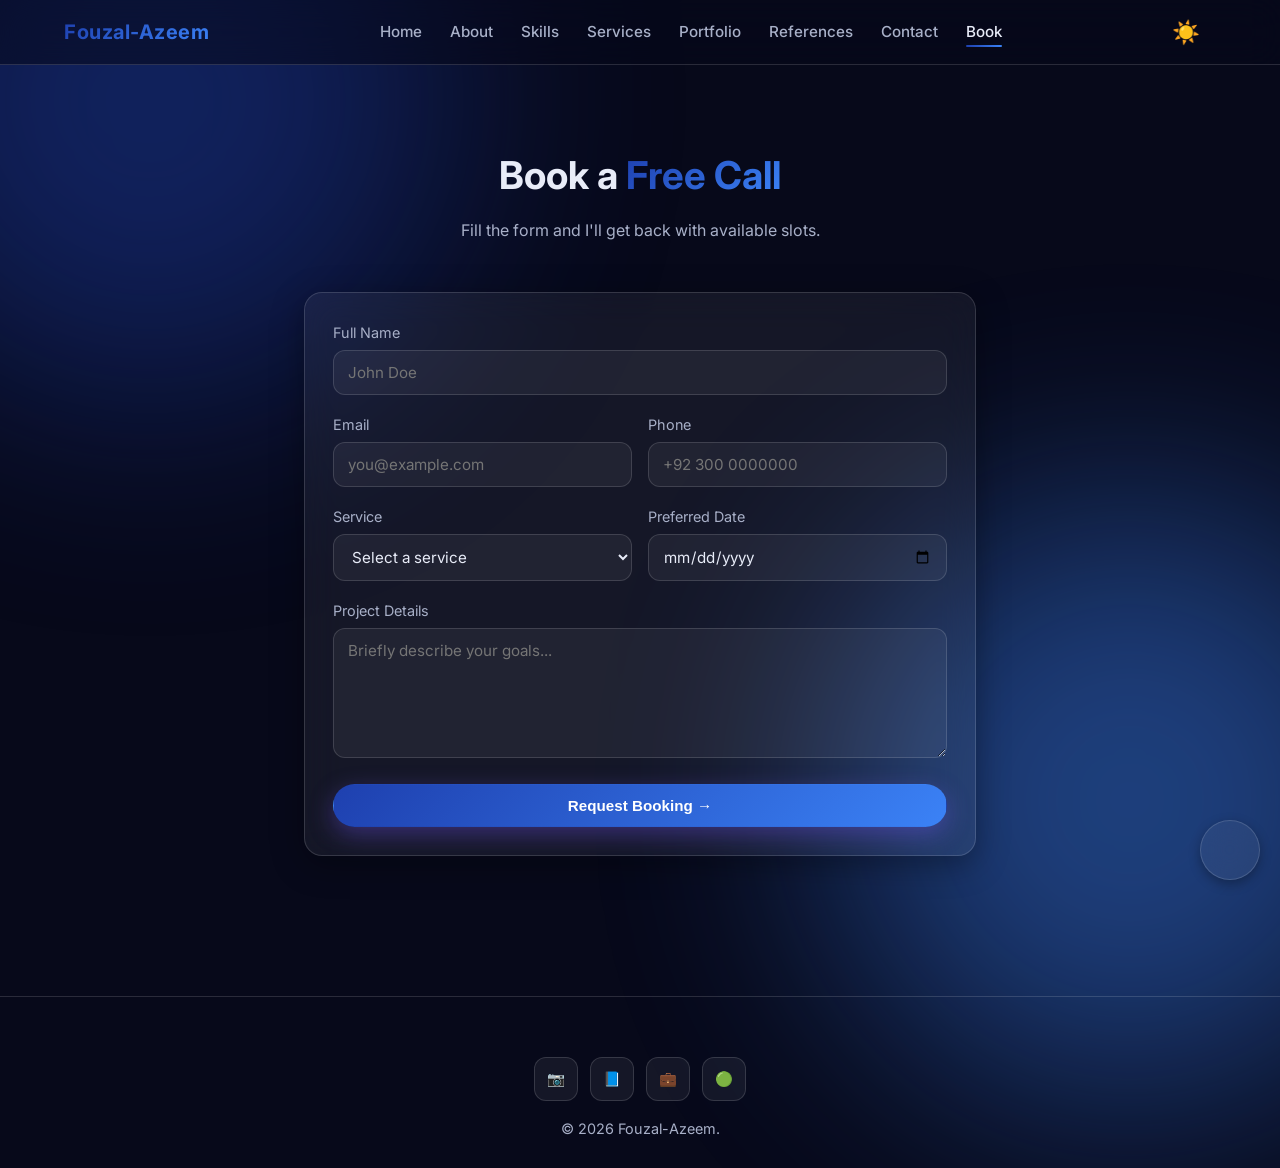
<file: booking.html>
<!DOCTYPE html>
<html lang="en">
<head>
  <meta charset="UTF-8" />
  <meta name="viewport" content="width=device-width, initial-scale=1.0" />
  <title>Book a Call | Fouzal-Azeem</title>
  <meta name="description" content="Book a free consultation with Fouzal-Azeem for SEO, Amazon, Shopify or Meta Ads." />
  <link rel="preconnect" href="https://fonts.googleapis.com" />
  <link rel="preconnect" href="https://fonts.gstatic.com" crossorigin />
  <link href="https://fonts.googleapis.com/css2?family=Inter:wght@400;500;600;700;800&family=Poppins:wght@500;600;700&display=swap" rel="stylesheet" />
  <link rel="stylesheet" href="css/style.css" />
</head>
<body>

  <nav class="navbar">
    <div class="nav-inner">
      <a href="index.html" class="logo">Fouzal-Azeem</a>
      <button class="burger" aria-label="Menu">☰</button>
      <ul class="nav-links">
        <li><a href="index.html">Home</a></li>
        <li><a href="about.html">About</a></li>
        <li><a href="skills.html">Skills</a></li>
        <li><a href="services.html">Services</a></li>
        <li><a href="portfolio.html">Portfolio</a></li>
        <li><a href="references.html">References</a></li>
        <li><a href="contact.html">Contact</a></li>
        <li><a href="booking.html">Book</a></li>
      </ul>
      <button class="theme-toggle" id="theme-toggle" aria-label="Toggle dark/light theme">🌙</button>
    </div>
  </nav>

  <section>
    <div class="container" style="max-width:720px;">
      <h1 class="section-title">Book a <span class="gradient-text">Free Call</span></h1>
      <p class="section-sub">Fill the form and I'll get back with available slots.</p>

      <form id="booking-form" class="glass">
        <div class="form-group">
          <label for="b-name">Full Name</label>
          <input type="text" id="b-name" name="name" required placeholder="John Doe" />
        </div>
        <div class="grid-2" style="gap:16px;">
          <div class="form-group">
            <label for="b-email">Email</label>
            <input type="email" id="b-email" name="email" required placeholder="you@example.com" />
          </div>
          <div class="form-group">
            <label for="b-phone">Phone</label>
            <input type="tel" id="b-phone" name="phone" placeholder="+92 300 0000000" />
          </div>
        </div>
        <div class="grid-2" style="gap:16px;">
          <div class="form-group">
            <label for="b-service">Service</label>
            <select id="b-service" name="service" required>
              <option value="">Select a service</option>
              <option>SEO Optimization</option>
              <option>Amazon PPC</option>
              <option>Etsy & eBay VA</option>
              <option>Shopify Store Management</option>
              <option>Meta Ads Campaigns</option>
              <option>Custom Package</option>
            </select>
          </div>
          <div class="form-group">
            <label for="b-date">Preferred Date</label>
            <input type="date" id="b-date" name="date" required />
          </div>
        </div>
        <div class="form-group">
          <label for="b-message">Project Details</label>
          <textarea id="b-message" name="message" placeholder="Briefly describe your goals..."></textarea>
        </div>

        <button type="submit" class="btn btn-primary" style="width:100%;">Request Booking →</button>

        <!-- Confirmation message after submit -->
        <p id="booking-success" style="display:none;margin-top:14px;padding:12px;border-radius:12px;background:rgba(34,197,94,0.15);border:1px solid rgba(34,197,94,0.4);color:#86efac;text-align:center;">
          ✅ Thanks! Your booking request is opening in your email app.
        </p>
      </form>
    </div>
  </section>

  <footer>
    <div class="container">
      <div class="socials">
        <a href="#" aria-label="Instagram">📷</a>
        <a href="#" aria-label="Facebook">📘</a>
        <a href="#" aria-label="LinkedIn">💼</a>
        <a href="https://www.fiverr.com/" target="_blank" rel="noopener" aria-label="Fiverr">🟢</a>
      </div>
      <p>© <span id="year"></span> Fouzal-Azeem.</p>
    </div>
  </footer>

  <!-- WhatsApp Floating Button -->
  <a href="https://wa.me/923229641245" target="_blank" class="whatsapp-float" aria-label="Chat on WhatsApp">
    <i class="fab fa-whatsapp"></i>
  </a>

  <script>document.getElementById('year').textContent = new Date().getFullYear();</script>
  <script src="js/script.js"></script>
</body>
</html>
</file>
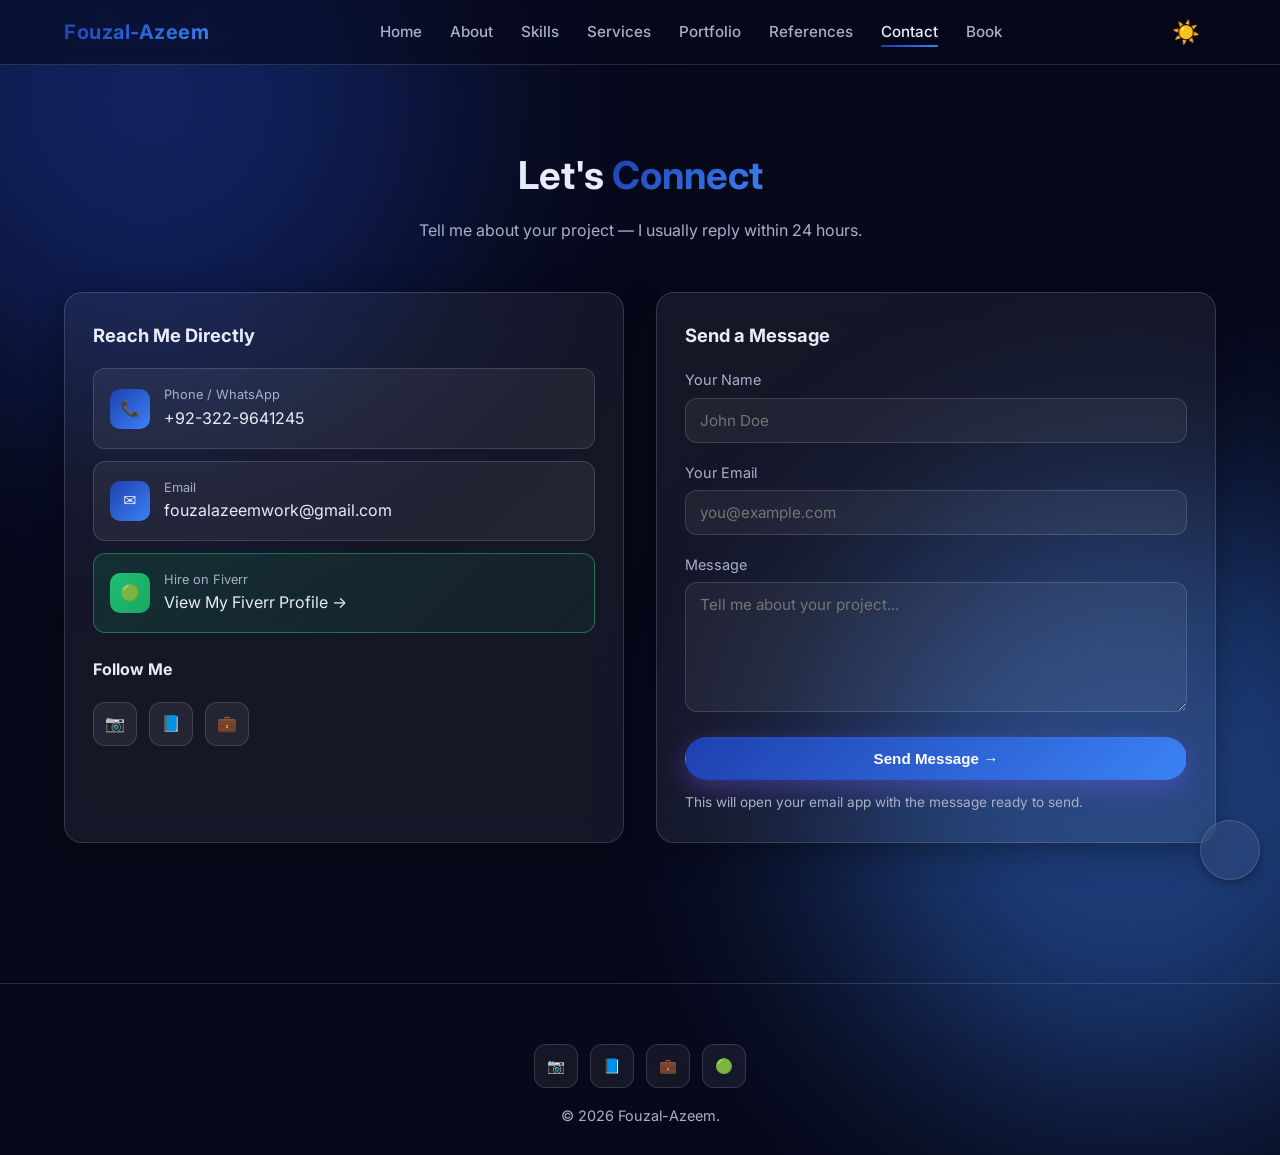
<file: contact.html>
<!DOCTYPE html>
<html lang="en">
<head>
  <meta charset="UTF-8" />
  <meta name="viewport" content="width=device-width, initial-scale=1.0" />
  <title>Contact | Fouzal-Azeem</title>
  <meta name="description" content="Get in touch with Fouzal-Azeem for digital marketing, SEO and e-commerce projects." />
  <link rel="preconnect" href="https://fonts.googleapis.com" />
  <link rel="preconnect" href="https://fonts.gstatic.com" crossorigin />
  <link href="https://fonts.googleapis.com/css2?family=Inter:wght@400;500;600;700;800&family=Poppins:wght@500;600;700&display=swap" rel="stylesheet" />
  <link rel="stylesheet" href="css/style.css" />
</head>
<body>

  <nav class="navbar">
    <div class="nav-inner">
      <a href="index.html" class="logo">Fouzal-Azeem</a>
      <button class="burger" aria-label="Menu">☰</button>
      <ul class="nav-links">
        <li><a href="index.html">Home</a></li>
        <li><a href="about.html">About</a></li>
        <li><a href="skills.html">Skills</a></li>
        <li><a href="services.html">Services</a></li>
        <li><a href="portfolio.html">Portfolio</a></li>
        <li><a href="references.html">References</a></li>
        <li><a href="contact.html">Contact</a></li>
        <li><a href="booking.html">Book</a></li>
      </ul>
      <button class="theme-toggle" id="theme-toggle" aria-label="Toggle dark/light theme">🌙</button>
    </div>
  </nav>

  <section>
    <div class="container">
      <h1 class="section-title">Let's <span class="gradient-text">Connect</span></h1>
      <p class="section-sub">Tell me about your project — I usually reply within 24 hours.</p>

      <div class="contact-grid">
        <!-- LEFT: contact details -->
        <div class="glass">
          <h3 class="card-title" style="margin-bottom:18px;">Reach Me Directly</h3>

          <a class="contact-item" href="tel:+923229641245">
            <div class="ic">📞</div>
            <div>
              <small>Phone / WhatsApp</small>
              +92-322-9641245
            </div>
          </a>

          <a class="contact-item" href="mailto:fouzalazeemwork@gmail.com">
            <div class="ic">✉️</div>
            <div>
              <small>Email</small>
              fouzalazeemwork@gmail.com
            </div>
          </a>

          <!-- EDIT Fiverr URL -->
          <a class="contact-item" href="https://www.fiverr.com/" target="_blank" rel="noopener"
             style="border-color:rgba(29,191,115,0.5);background:linear-gradient(135deg,rgba(29,191,115,0.15),rgba(29,191,115,0.05));">
            <div class="ic" style="background:linear-gradient(135deg,#1dbf73,#18a865);">🟢</div>
            <div>
              <small>Hire on Fiverr</small>
              View My Fiverr Profile →
            </div>
          </a>

          <h4 class="card-title" style="margin-top:24px;font-size:1rem;">Follow Me</h4>
          <!-- EDIT social links — leave # to add later -->
          <div class="socials">
            <a href="#" target="_blank" rel="noopener" aria-label="Instagram">📷</a>
            <a href="#" target="_blank" rel="noopener" aria-label="Facebook">📘</a>
            <a href="#" target="_blank" rel="noopener" aria-label="LinkedIn">💼</a>
          </div>
        </div>

        <!-- RIGHT: contact form (mailto, no backend) -->
        <form id="contact-form" class="glass">
          <h3 class="card-title" style="margin-bottom:18px;">Send a Message</h3>
          <div class="form-group">
            <label for="name">Your Name</label>
            <input type="text" id="name" name="name" required placeholder="John Doe" />
          </div>
          <div class="form-group">
            <label for="email">Your Email</label>
            <input type="email" id="email" name="email" required placeholder="you@example.com" />
          </div>
          <div class="form-group">
            <label for="message">Message</label>
            <textarea id="message" name="message" required placeholder="Tell me about your project..."></textarea>
          </div>
          <button type="submit" class="btn btn-primary" style="width:100%;">Send Message →</button>
          <p style="margin-top:12px;color:var(--text-muted);font-size:0.85rem;">
            This will open your email app with the message ready to send.
          </p>
        </form>
      </div>
    </div>
  </section>

  <footer>
    <div class="container">
      <div class="socials">
        <a href="#" aria-label="Instagram">📷</a>
        <a href="#" aria-label="Facebook">📘</a>
        <a href="#" aria-label="LinkedIn">💼</a>
        <a href="https://www.fiverr.com/" target="_blank" rel="noopener" aria-label="Fiverr">🟢</a>
      </div>
      <p>© <span id="year"></span> Fouzal-Azeem.</p>
    </div>
  </footer>

  <!-- WhatsApp Floating Button -->
  <a href="https://wa.me/923229641245" target="_blank" class="whatsapp-float" aria-label="Chat on WhatsApp">
    <i class="fab fa-whatsapp"></i>
  </a>

  <script>document.getElementById('year').textContent = new Date().getFullYear();</script>
  <script src="js/script.js"></script>
</body>
</html>
</file>
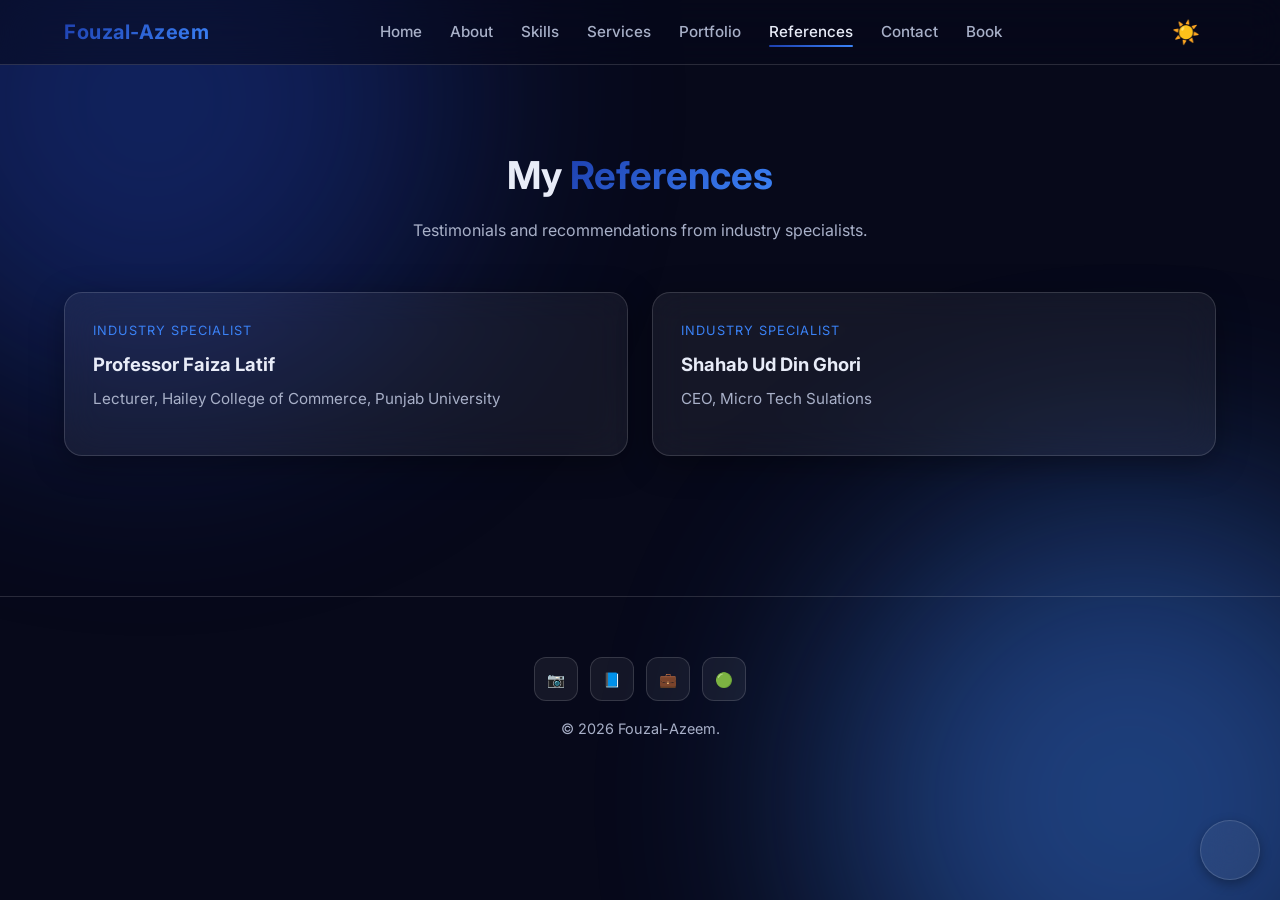
<file: references.html>
<!DOCTYPE html>
<html lang="en">
<head>
  <meta charset="UTF-8" />
  <meta name="viewport" content="width=device-width, initial-scale=1.0" />
  <title>References | Fouzal-Azeem</title>
  <meta name="description" content="References and testimonials from clients and collaborators." />
  <link rel="preconnect" href="https://fonts.googleapis.com" />
  <link rel="preconnect" href="https://fonts.gstatic.com" crossorigin />
  <link href="https://fonts.googleapis.com/css2?family=Inter:wght@400;500;600;700;800&family=Poppins:wght@500;600;700&display=swap" rel="stylesheet" />
  <link rel="stylesheet" href="css/style.css" />
</head>
<body>

  <nav class="navbar">
    <div class="nav-inner">
      <a href="index.html" class="logo">Fouzal-Azeem</a>
      <button class="burger" aria-label="Menu">☰</button>
      <ul class="nav-links">
        <li><a href="index.html">Home</a></li>
        <li><a href="about.html">About</a></li>
        <li><a href="skills.html">Skills</a></li>
        <li><a href="services.html">Services</a></li>
        <li><a href="portfolio.html">Portfolio</a></li>
        <li><a href="references.html">References</a></li>
        <li><a href="contact.html">Contact</a></li>
        <li><a href="booking.html">Book</a></li>
      </ul>
      <button class="theme-toggle" id="theme-toggle" aria-label="Toggle dark/light theme">🌙</button>
    </div>
  </nav>

  <section>
    <div class="container">
      <h1 class="section-title">My <span class="gradient-text">References</span></h1>
      <p class="section-sub">Testimonials and recommendations from industry specialists.</p>

      <!-- ============ REFERENCES CARDS — Add testimonials here ============ -->
      <div class="grid-2">

        <article class="glass blog-card">
          <p class="meta">Industry Specialist</p>
          <h3 class="card-title">Professor Faiza Latif</h3>
          <p class="card-desc">Lecturer, Hailey College of Commerce, Punjab University</p>
          <div class="blog-content">
            <p>Faiza Latif is a respected lecturer at Hailey College of Commerce, Punjab University. Her expertise in commerce and education makes her a valuable reference in the academic community.</p>
            <div class="contact-grid" style="margin-top: 20px; gap: 12px; grid-template-columns: 1fr;">
              <a class="contact-item" href="mailto:faizalatif.instructor@gmail.com">
                <span class="ic">✉️</span>
                <div>
                  <strong>Email Faiza</strong>
                  <small>faizalatif.instructor@gmail.com</small>
                </div>
              </a>
              <a class="contact-item" href="tel:03226498952">
                <span class="ic">📞</span>
                <div>
                  <strong>Call Faiza</strong>
                  <small>0322-6498952</small>
                </div>
              </a>
            </div>
          </div>
        </article>

        <article class="glass blog-card">
          <p class="meta">Industry Specialist</p>
          <h3 class="card-title">Shahab Ud Din Ghori</h3>
          <p class="card-desc">CEO, Micro Tech Sulations</p>
          <div class="blog-content">
            <p>Shahab Ud Din Ghori is the CEO of Micro Tech Sulations. His recommendation highlights strong leadership, business vision, and trust in professional collaboration.</p>
            <div class="contact-grid" style="margin-top: 20px; gap: 12px; grid-template-columns: 1fr;">
              <a class="contact-item" href="mailto:shahab4112@gmail.com">
                <span class="ic">✉️</span>
                <div>
                  <strong>Email Shahab</strong>
                  <small>shahab4112@gmail.com</small>
                </div>
              </a>
              <a class="contact-item" href="tel:+923064326341">
                <span class="ic">📞</span>
                <div>
                  <strong>Call Shahab</strong>
                  <small>+92 306 4326341</small>
                </div>
              </a>
              <a class="contact-item" href="https://www.shahabspeaks.com" target="_blank" rel="noopener">
                <span class="ic">🌐</span>
                <div>
                  <strong>Visit Website</strong>
                  <small>www.shahabspeaks.com</small>
                </div>
              </a>
            </div>
          </div>
        </article>

        <!-- Add more testimonials here -->

      </div>
    </div>
  </section>

  <footer>
    <div class="container">
      <div class="socials">
        <a href="#" aria-label="Instagram">📷</a>
        <a href="#" aria-label="Facebook">📘</a>
        <a href="#" aria-label="LinkedIn">💼</a>
        <a href="https://www.fiverr.com/" target="_blank" rel="noopener" aria-label="Fiverr">🟢</a>
      </div>
      <p>© <span id="year"></span> Fouzal-Azeem.</p>
    </div>
  </footer>

  <!-- WhatsApp Floating Button -->
  <a href="https://wa.me/923229641245" target="_blank" class="whatsapp-float" aria-label="Chat on WhatsApp">
    <i class="fab fa-whatsapp"></i>
  </a>

  <script>document.getElementById('year').textContent = new Date().getFullYear();</script>
  <script src="js/script.js"></script>
</body>
</html>
</file>
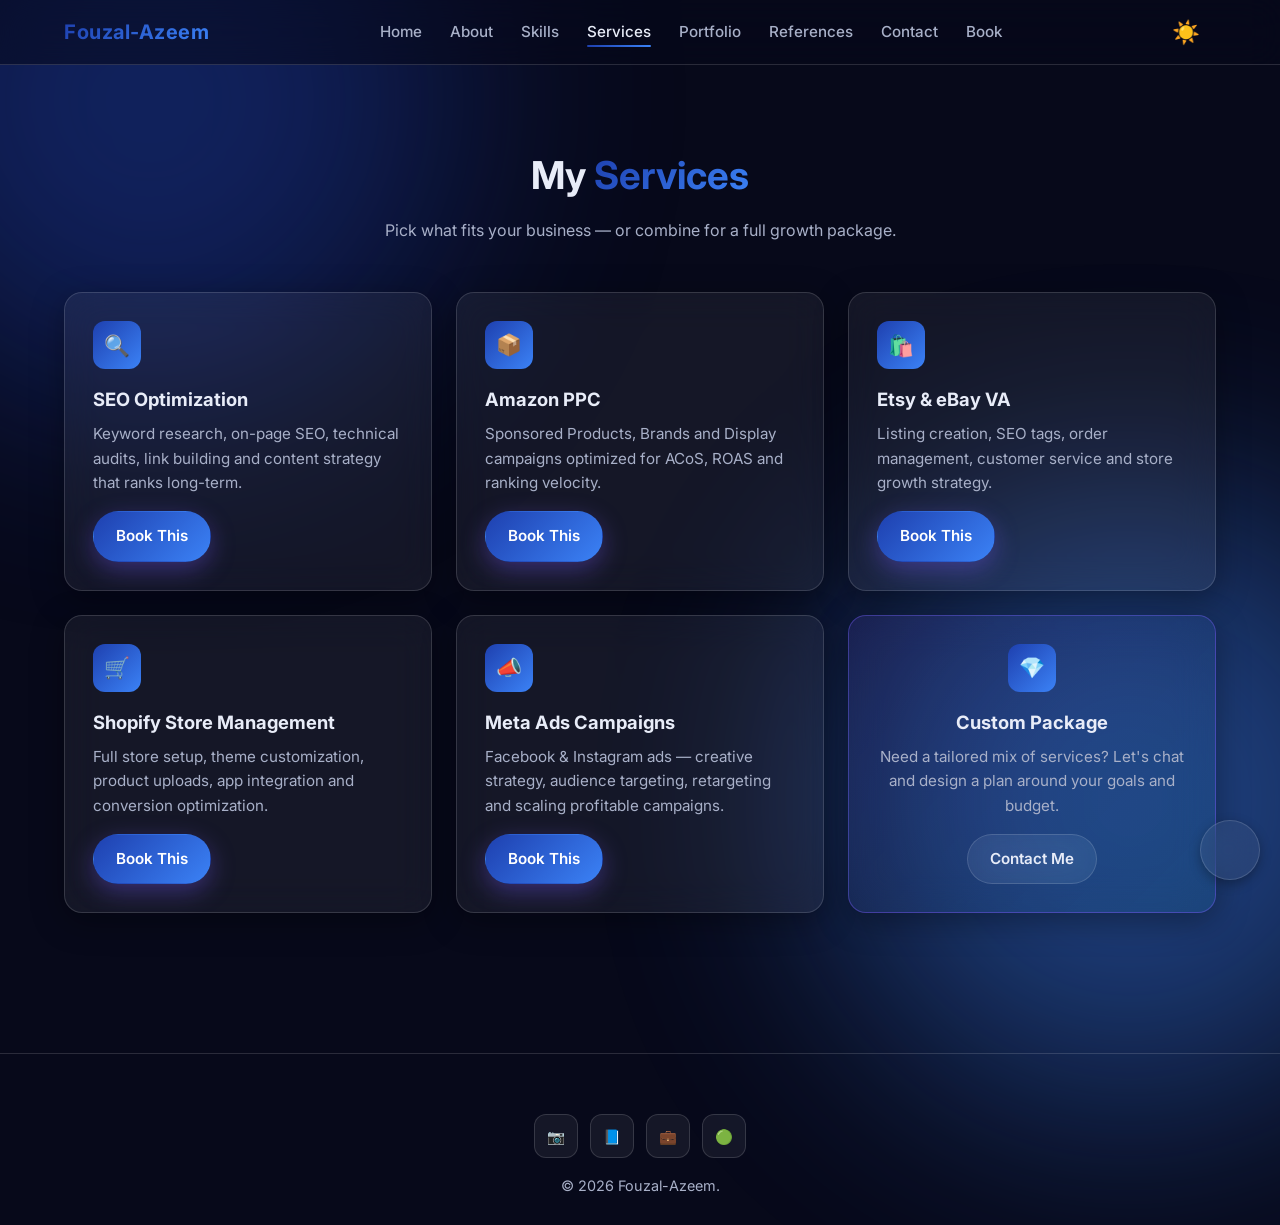
<file: services.html>
<!DOCTYPE html>
<html lang="en">
<head>
  <meta charset="UTF-8" />
  <meta name="viewport" content="width=device-width, initial-scale=1.0" />
  <title>Services | Fouzal-Azeem</title>
  <meta name="description" content="Digital marketing services: SEO, Amazon PPC, Shopify, Etsy & eBay VA, Meta Ads." />
  <link rel="preconnect" href="https://fonts.googleapis.com" />
  <link rel="preconnect" href="https://fonts.gstatic.com" crossorigin />
  <link href="https://fonts.googleapis.com/css2?family=Inter:wght@400;500;600;700;800&family=Poppins:wght@500;600;700&display=swap" rel="stylesheet" />
  <link rel="stylesheet" href="css/style.css" />
</head>
<body>

  <nav class="navbar">
    <div class="nav-inner">
      <a href="index.html" class="logo">Fouzal-Azeem</a>
      <button class="burger" aria-label="Menu">☰</button>
      <ul class="nav-links">
        <li><a href="index.html">Home</a></li>
        <li><a href="about.html">About</a></li>
        <li><a href="skills.html">Skills</a></li>
        <li><a href="services.html">Services</a></li>
        <li><a href="portfolio.html">Portfolio</a></li>
        <li><a href="references.html">References</a></li>
        <li><a href="contact.html">Contact</a></li>
        <li><a href="booking.html">Book</a></li>
      </ul>
      <button class="theme-toggle" id="theme-toggle" aria-label="Toggle dark/light theme">🌙</button>
    </div>
  </nav>

  <section>
    <div class="container">
      <h1 class="section-title">My <span class="gradient-text">Services</span></h1>
      <p class="section-sub">Pick what fits your business — or combine for a full growth package.</p>

      <!-- ============ SERVICE CARDS (edit title, desc, link) ============ -->
      <div class="grid-3">

        <div class="glass">
          <div class="card-icon">🔍</div>
          <h3 class="card-title">SEO Optimization</h3>
          <p class="card-desc">Keyword research, on-page SEO, technical audits, link building and content strategy that ranks long-term.</p>
          <a href="booking.html" class="btn btn-primary">Book This</a>
        </div>

        <div class="glass">
          <div class="card-icon">📦</div>
          <h3 class="card-title">Amazon PPC</h3>
          <p class="card-desc">Sponsored Products, Brands and Display campaigns optimized for ACoS, ROAS and ranking velocity.</p>
          <a href="booking.html" class="btn btn-primary">Book This</a>
        </div>

        <div class="glass">
          <div class="card-icon">🛍️</div>
          <h3 class="card-title">Etsy & eBay VA</h3>
          <p class="card-desc">Listing creation, SEO tags, order management, customer service and store growth strategy.</p>
          <a href="booking.html" class="btn btn-primary">Book This</a>
        </div>

        <div class="glass">
          <div class="card-icon">🛒</div>
          <h3 class="card-title">Shopify Store Management</h3>
          <p class="card-desc">Full store setup, theme customization, product uploads, app integration and conversion optimization.</p>
          <a href="booking.html" class="btn btn-primary">Book This</a>
        </div>

        <div class="glass">
          <div class="card-icon">📣</div>
          <h3 class="card-title">Meta Ads Campaigns</h3>
          <p class="card-desc">Facebook & Instagram ads — creative strategy, audience targeting, retargeting and scaling profitable campaigns.</p>
          <a href="booking.html" class="btn btn-primary">Book This</a>
        </div>

        <div class="glass cert-card">
          <div class="card-icon" style="margin:0 auto 16px;">💎</div>
          <h3 class="card-title">Custom Package</h3>
          <p class="card-desc">Need a tailored mix of services? Let's chat and design a plan around your goals and budget.</p>
          <a href="contact.html" class="btn btn-ghost">Contact Me</a>
        </div>

      </div>
    </div>
  </section>

  <footer>
    <div class="container">
      <div class="socials">
        <a href="#" aria-label="Instagram">📷</a>
        <a href="#" aria-label="Facebook">📘</a>
        <a href="#" aria-label="LinkedIn">💼</a>
        <a href="https://www.fiverr.com/" target="_blank" rel="noopener" aria-label="Fiverr">🟢</a>
      </div>
      <p>© <span id="year"></span> Fouzal-Azeem.</p>
    </div>
  </footer>

  <!-- WhatsApp Floating Button -->
  <a href="https://wa.me/923229641245" target="_blank" class="whatsapp-float" aria-label="Chat on WhatsApp">
    <i class="fab fa-whatsapp"></i>
  </a>

  <script>document.getElementById('year').textContent = new Date().getFullYear();</script>
  <script src="js/script.js"></script>
</body>
</html>
</file>
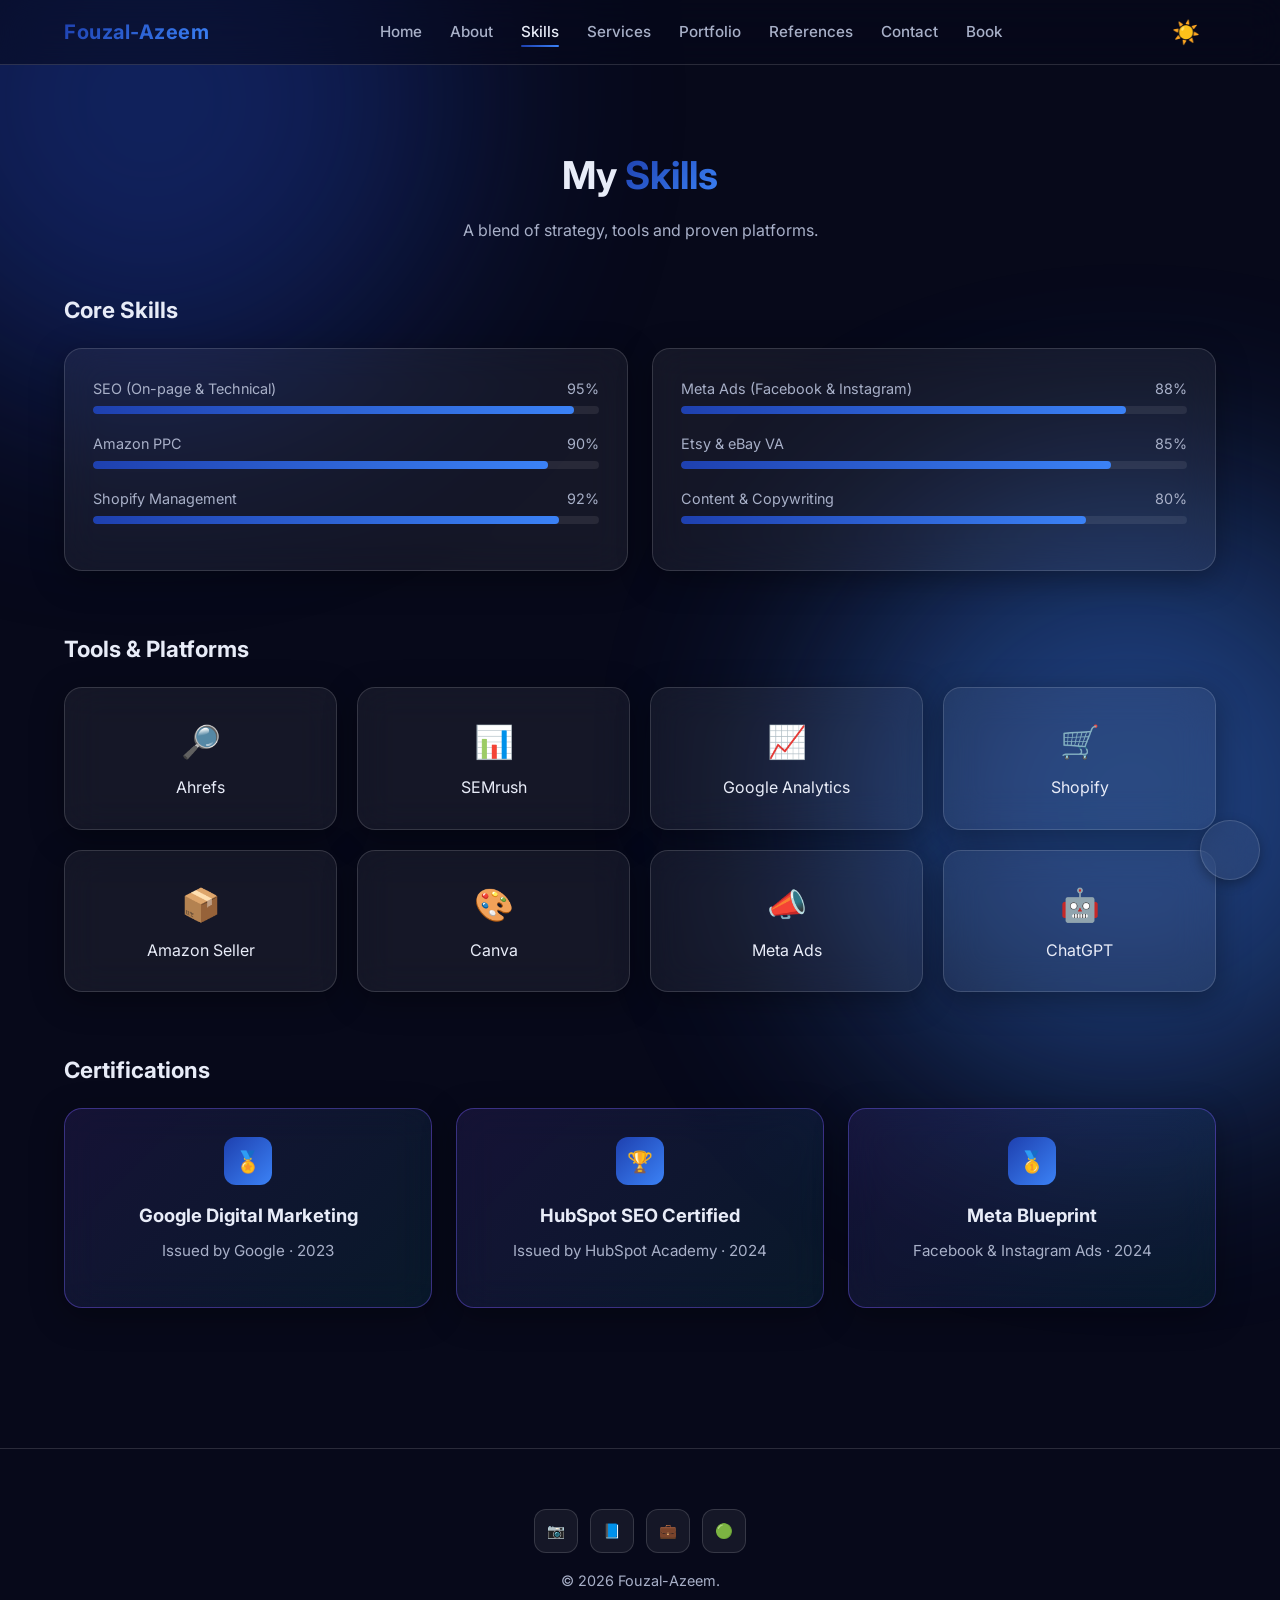
<file: skills.html>
<!DOCTYPE html>
<html lang="en">
<head>
  <meta charset="UTF-8" />
  <meta name="viewport" content="width=device-width, initial-scale=1.0" />
  <title>Skills | Fouzal-Azeem</title>
  <meta name="description" content="Core skills, tools, platforms and certifications of Fouzal-Azeem." />
  <link rel="preconnect" href="https://fonts.googleapis.com" />
  <link rel="preconnect" href="https://fonts.gstatic.com" crossorigin />
  <link href="https://fonts.googleapis.com/css2?family=Inter:wght@400;500;600;700;800&family=Poppins:wght@500;600;700&display=swap" rel="stylesheet" />
  <link rel="stylesheet" href="css/style.css" />
</head>
<body>

  <nav class="navbar">
    <div class="nav-inner">
      <a href="index.html" class="logo">Fouzal-Azeem</a>
      <button class="burger" aria-label="Menu">☰</button>
      <ul class="nav-links">
        <li><a href="index.html">Home</a></li>
        <li><a href="about.html">About</a></li>
        <li><a href="skills.html">Skills</a></li>
        <li><a href="services.html">Services</a></li>
        <li><a href="portfolio.html">Portfolio</a></li>
        <li><a href="references.html">References</a></li>
        <li><a href="contact.html">Contact</a></li>
        <li><a href="booking.html">Book</a></li>
      </ul>
      <button class="theme-toggle" id="theme-toggle" aria-label="Toggle dark/light theme">🌙</button>
    </div>
  </nav>

  <section>
    <div class="container">
      <h1 class="section-title">My <span class="gradient-text">Skills</span></h1>
      <p class="section-sub">A blend of strategy, tools and proven platforms.</p>

      <!-- ============ CORE SKILLS (with skill bars) ============ -->
      <h2 class="card-title" style="font-size:1.4rem;margin-bottom:20px;">Core Skills</h2>
      <div class="grid-2">
        <div class="glass">
          <!-- EDIT skill name and data-value (0–100) -->
          <div class="skill-bar">
            <div class="label"><span>SEO (On-page & Technical)</span><span>95%</span></div>
            <div class="track"><div class="fill" data-value="95"></div></div>
          </div>
          <div class="skill-bar">
            <div class="label"><span>Amazon PPC</span><span>90%</span></div>
            <div class="track"><div class="fill" data-value="90"></div></div>
          </div>
          <div class="skill-bar">
            <div class="label"><span>Shopify Management</span><span>92%</span></div>
            <div class="track"><div class="fill" data-value="92"></div></div>
          </div>
        </div>
        <div class="glass">
          <div class="skill-bar">
            <div class="label"><span>Meta Ads (Facebook & Instagram)</span><span>88%</span></div>
            <div class="track"><div class="fill" data-value="88"></div></div>
          </div>
          <div class="skill-bar">
            <div class="label"><span>Etsy & eBay VA</span><span>85%</span></div>
            <div class="track"><div class="fill" data-value="85"></div></div>
          </div>
          <div class="skill-bar">
            <div class="label"><span>Content & Copywriting</span><span>80%</span></div>
            <div class="track"><div class="fill" data-value="80"></div></div>
          </div>
        </div>
      </div>

      <!-- ============ TOOLS & PLATFORMS ============ -->
      <h2 class="card-title" style="font-size:1.4rem;margin:60px 0 20px;">Tools & Platforms</h2>
      <div class="grid-4">
        <!-- EDIT each tool name/icon -->
        <div class="glass" style="text-align:center;"><div style="font-size:2rem;">🔎</div><p style="margin-top:8px;">Ahrefs</p></div>
        <div class="glass" style="text-align:center;"><div style="font-size:2rem;">📊</div><p style="margin-top:8px;">SEMrush</p></div>
        <div class="glass" style="text-align:center;"><div style="font-size:2rem;">📈</div><p style="margin-top:8px;">Google Analytics</p></div>
        <div class="glass" style="text-align:center;"><div style="font-size:2rem;">🛒</div><p style="margin-top:8px;">Shopify</p></div>
        <div class="glass" style="text-align:center;"><div style="font-size:2rem;">📦</div><p style="margin-top:8px;">Amazon Seller</p></div>
        <div class="glass" style="text-align:center;"><div style="font-size:2rem;">🎨</div><p style="margin-top:8px;">Canva</p></div>
        <div class="glass" style="text-align:center;"><div style="font-size:2rem;">📣</div><p style="margin-top:8px;">Meta Ads</p></div>
        <div class="glass" style="text-align:center;"><div style="font-size:2rem;">🤖</div><p style="margin-top:8px;">ChatGPT</p></div>
      </div>

      <!-- ============ CERTIFICATIONS ============ -->
      <h2 class="card-title" style="font-size:1.4rem;margin:60px 0 20px;">Certifications</h2>
      <div class="grid-3">
        <div class="glass cert-card">
          <div class="card-icon" style="margin:0 auto 16px;">🏅</div>
          <h3 class="card-title">Google Digital Marketing</h3>
          <p class="card-desc">Issued by Google · 2023</p>
        </div>
        <div class="glass cert-card">
          <div class="card-icon" style="margin:0 auto 16px;">🏆</div>
          <h3 class="card-title">HubSpot SEO Certified</h3>
          <p class="card-desc">Issued by HubSpot Academy · 2024</p>
        </div>
        <div class="glass cert-card">
          <div class="card-icon" style="margin:0 auto 16px;">🥇</div>
          <h3 class="card-title">Meta Blueprint</h3>
          <p class="card-desc">Facebook & Instagram Ads · 2024</p>
        </div>
      </div>
    </div>
  </section>

  <footer>
    <div class="container">
      <div class="socials">
        <a href="#" aria-label="Instagram">📷</a>
        <a href="#" aria-label="Facebook">📘</a>
        <a href="#" aria-label="LinkedIn">💼</a>
        <a href="https://www.fiverr.com/" target="_blank" rel="noopener" aria-label="Fiverr">🟢</a>
      </div>
      <p>© <span id="year"></span> Fouzal-Azeem.</p>
    </div>
  </footer>

  <!-- WhatsApp Floating Button -->
  <a href="https://wa.me/923229641245" target="_blank" class="whatsapp-float" aria-label="Chat on WhatsApp">
    <i class="fab fa-whatsapp"></i>
  </a>

  <script>document.getElementById('year').textContent = new Date().getFullYear();</script>
  <script src="js/script.js"></script>
</body>
</html>
</file>
<file: css/style.css>
/* =========================================================
   Fouzal-Azeem Portfolio - Global Stylesheet
   Theme: Glassmorphism / Liquid Glass on dark gradient
   Edit colors, fonts, and spacing here in one place.
   ========================================================= */

/* ---------- 1. CSS RESET & BASE ---------- */
* {
  margin: 0;
  padding: 0;
  box-sizing: border-box;
}

html {
  scroll-behavior: smooth;
}

body {
  font-family: 'Inter', 'Poppins', system-ui, -apple-system, sans-serif;
  color: var(--text);
  background: var(--bg);
  line-height: 1.6;
  min-height: 100vh;
  overflow-x: hidden;
  position: relative;
}

/* ---------- 2. DESIGN TOKENS (edit theme here) ---------- */
:root {
  /* Colors - Dark Theme (Default) */
  --bg: #07091a;
  --text: #e8ecf8;
  --text-muted: #a8b0c8;
  --primary: #1e40af;       /* professional dark blue */
  --primary-2: #3b82f6;     /* medium blue */
  --accent: #60a5fa;        /* light blue accent */
  --glass-bg: rgba(255, 255, 255, 0.06);
  --glass-border: rgba(255, 255, 255, 0.14);
  --glass-shadow: 0 8px 32px rgba(0, 0, 0, 0.35);

  /* Layout */
  --max-w: 1200px;
  --radius: 18px;
  --radius-sm: 12px;

  /* Effects */
  --blur: 18px;
  --transition: 0.3s ease;
}

/* Light Theme */
body.light-theme {
  --bg: #f5f7fa;
  --text: #1a1f35;
  --text-muted: #5a6b7e;
  --primary: #1e40af;
  --primary-2: #3b82f6;
  --accent: #60a5fa;
  --glass-bg: rgba(255, 255, 255, 0.7);
  --glass-border: rgba(59, 130, 246, 0.2);
  --glass-shadow: 0 8px 32px rgba(0, 0, 0, 0.1);
}

/* ---------- 3. BACKGROUND GRADIENT BLOBS ---------- */
body::before,
body::after {
  content: "";
  position: fixed;
  width: 600px;
  height: 600px;
  border-radius: 50%;
  filter: blur(120px);
  opacity: 0.45;
  z-index: -1;
  pointer-events: none;
}

body::before {
  background: var(--primary);
  top: -200px;
  left: -150px;
}

body::after {
  background: var(--primary-2);
  bottom: -200px;
  right: -150px;
}

/* Light theme background blobs */
body.light-theme::before {
  opacity: 0.15;
}

body.light-theme::after {
  opacity: 0.12;
}

/* ---------- 4. CONTAINER ---------- */
.container {
  max-width: var(--max-w);
  margin: 0 auto;
  padding: 0 24px;
}

/* ---------- 5. NAVBAR (sticky glass) ---------- */
.navbar {
  position: sticky;
  top: 0;
  z-index: 100;
  backdrop-filter: blur(var(--blur));
  -webkit-backdrop-filter: blur(var(--blur));
  background: rgba(7, 9, 26, 0.55);
  border-bottom: 1px solid var(--glass-border);
  transition: var(--transition);
}

body.light-theme .navbar {
  background: rgba(255, 255, 255, 0.8);
}

.nav-inner {
  display: flex;
  align-items: center;
  justify-content: space-between;
  padding: 16px 24px;
  max-width: var(--max-w);
  margin: 0 auto;
}

.logo {
  font-weight: 700;
  font-size: 1.25rem;
  background: linear-gradient(135deg, var(--primary), var(--primary-2));
  -webkit-background-clip: text;
  background-clip: text;
  color: transparent;
  text-decoration: none;
  letter-spacing: 0.5px;
}

.nav-links {
  display: flex;
  gap: 28px;
  list-style: none;
}

.nav-links a {
  color: var(--text-muted);
  text-decoration: none;
  font-size: 0.95rem;
  font-weight: 500;
  transition: color var(--transition);
  position: relative;
}

.nav-links a:hover,
.nav-links a.active {
  color: var(--text);
}

.nav-links a.active::after {
  content: "";
  position: absolute;
  left: 0;
  bottom: -6px;
  width: 100%;
  height: 2px;
  background: linear-gradient(90deg, var(--primary), var(--primary-2));
  border-radius: 2px;
}

/* Mobile burger */
.burger {
  display: none;
  background: transparent;
  border: 0;
  color: var(--text);
  font-size: 1.6rem;
  cursor: pointer;
}

/* Theme Toggle Button */
.theme-toggle {
  background: transparent;
  border: 0;
  color: var(--text);
  font-size: 1.4rem;
  cursor: pointer;
  transition: var(--transition);
  margin-right: 16px;
}

.theme-toggle:hover {
  transform: scale(1.15) rotate(20deg);
}

/* ---------- 6. BUTTONS ---------- */
.btn {
  display: inline-flex;
  align-items: center;
  justify-content: center;
  gap: 8px;
  padding: 12px 22px;
  border-radius: 999px;
  font-weight: 600;
  font-size: 0.95rem;
  text-decoration: none;
  cursor: pointer;
  border: 1px solid transparent;
  transition: transform var(--transition), box-shadow var(--transition),
    background var(--transition), border-color var(--transition);
}

.btn-primary {
  background: linear-gradient(135deg, var(--primary), var(--primary-2));
  color: #fff;
  box-shadow: 0 8px 24px rgba(124, 92, 255, 0.35);
}

.btn-primary:hover {
  transform: translateY(-2px);
  box-shadow: 0 12px 28px rgba(124, 92, 255, 0.5);
}

.btn-ghost {
  background: var(--glass-bg);
  color: var(--text);
  border: 1px solid var(--glass-border);
  backdrop-filter: blur(var(--blur));
  -webkit-backdrop-filter: blur(var(--blur));
}

.btn-ghost:hover {
  border-color: var(--primary-2);
  transform: translateY(-2px);
}

.btn-fiverr {
  background: linear-gradient(135deg, #1dbf73, #18a865);
  color: #fff;
  box-shadow: 0 8px 24px rgba(29, 191, 115, 0.35);
}

.btn-fiverr:hover {
  transform: translateY(-2px);
  box-shadow: 0 12px 28px rgba(29, 191, 115, 0.5);
}

/* ---------- 7. SECTIONS / HEADINGS ---------- */
section {
  padding: 80px 0;
}

.section-title {
  font-size: clamp(1.75rem, 3vw, 2.4rem);
  font-weight: 700;
  margin-bottom: 12px;
  text-align: center;
}

.section-sub {
  text-align: center;
  color: var(--text-muted);
  max-width: 640px;
  margin: 0 auto 48px;
}

.gradient-text {
  background: linear-gradient(135deg, var(--primary), var(--primary-2));
  -webkit-background-clip: text;
  background-clip: text;
  color: transparent;
}

/* ---------- 8. HERO ---------- */
.hero {
  padding: 80px 0 100px;
}

.hero-grid {
  display: grid;
  grid-template-columns: 1.1fr 0.9fr;
  gap: 60px;
  align-items: center;
}

.hero h1 {
  font-size: clamp(2.2rem, 4.5vw, 3.5rem);
  line-height: 1.1;
  font-weight: 800;
  margin-bottom: 16px;
}

.hero .role {
  color: var(--primary-2);
  font-weight: 600;
  letter-spacing: 1px;
  text-transform: uppercase;
  font-size: 0.85rem;
  margin-bottom: 14px;
  display: inline-block;
}

.hero p.intro {
  color: var(--text-muted);
  font-size: 1.05rem;
  margin-bottom: 28px;
  max-width: 540px;
}

.hero-cta {
  display: flex;
  gap: 14px;
  flex-wrap: wrap;
}

.hero-image-wrap {
  position: relative;
  display: flex;
  justify-content: center;
}

.hero-image-wrap .glow {
  position: absolute;
  inset: 0;
  background: linear-gradient(135deg, var(--primary), var(--primary-2));
  filter: blur(60px);
  opacity: 0.5;
  border-radius: 50%;
  z-index: 0;
}

.hero-image-wrap img {
  position: relative;
  z-index: 1;
  width: 100%;
  max-width: 380px;
  aspect-ratio: 1/1;
  object-fit: contain;
  border-radius: 28px;
  border: 1px solid var(--glass-border);
  background: var(--glass-bg);
  backdrop-filter: blur(var(--blur));
  -webkit-backdrop-filter: blur(var(--blur));
  box-shadow: var(--glass-shadow);
}

/* ---------- 9. GLASS CARD ---------- */
.glass {
  background: var(--glass-bg);
  border: 1px solid var(--glass-border);
  border-radius: var(--radius);
  backdrop-filter: blur(var(--blur));
  -webkit-backdrop-filter: blur(var(--blur));
  box-shadow: var(--glass-shadow);
  padding: 28px;
  transition: transform var(--transition), border-color var(--transition);
}

.glass:hover {
  transform: translateY(-4px);
  border-color: rgba(255, 255, 255, 0.25);
}

/* ---------- 10. GRIDS ---------- */
.grid-2 { display: grid; grid-template-columns: repeat(2, 1fr); gap: 24px; }
.grid-3 { display: grid; grid-template-columns: repeat(3, 1fr); gap: 24px; }
.grid-4 { display: grid; grid-template-columns: repeat(4, 1fr); gap: 20px; }

/* ---------- 11. SERVICE / SKILL / PROJECT CARDS ---------- */
.card-icon {
  width: 48px;
  height: 48px;
  border-radius: 12px;
  background: linear-gradient(135deg, var(--primary), var(--primary-2));
  display: flex;
  align-items: center;
  justify-content: center;
  font-size: 1.3rem;
  margin-bottom: 16px;
  color: #fff;
}

.card-title {
  font-size: 1.15rem;
  font-weight: 700;
  margin-bottom: 8px;
}

.card-desc {
  color: var(--text-muted);
  font-size: 0.95rem;
  margin-bottom: 16px;
}

.project-card img {
  width: 100%;
  height: 200px;
  object-fit: cover;
  border-radius: var(--radius-sm);
  margin-bottom: 16px;
  border: 1px solid var(--glass-border);
}

/* ---------- 12. CERTIFICATIONS ---------- */
.cert-card {
  text-align: center;
  border: 1px solid rgba(124, 92, 255, 0.4);
  background: linear-gradient(
    135deg,
    rgba(124, 92, 255, 0.12),
    rgba(34, 211, 238, 0.08)
  );
}

/* ---------- 13. SKILL BARS ---------- */
.skill-bar {
  margin-bottom: 18px;
}
.skill-bar .label {
  display: flex;
  justify-content: space-between;
  font-size: 0.9rem;
  margin-bottom: 6px;
  color: var(--text-muted);
}
.skill-bar .track {
  height: 8px;
  border-radius: 999px;
  background: rgba(255, 255, 255, 0.08);
  overflow: hidden;
}
.skill-bar .fill {
  height: 100%;
  background: linear-gradient(90deg, var(--primary), var(--primary-2));
  border-radius: 999px;
}

/* ---------- 14. CONTACT INFO ---------- */
.contact-grid { display: grid; grid-template-columns: 1fr 1fr; gap: 32px; }

.contact-item {
  display: flex;
  align-items: center;
  gap: 14px;
  padding: 16px;
  margin-bottom: 12px;
  border-radius: var(--radius-sm);
  background: var(--glass-bg);
  border: 1px solid var(--glass-border);
  text-decoration: none;
  color: var(--text);
  transition: var(--transition);
}
.contact-item:hover { border-color: var(--primary-2); transform: translateX(4px); }
.contact-item .ic {
  width: 40px; height: 40px; flex-shrink: 0;
  border-radius: 10px;
  background: linear-gradient(135deg, var(--primary), var(--primary-2));
  display: flex; align-items: center; justify-content: center;
}
.contact-item small { display: block; color: var(--text-muted); font-size: 0.8rem; }

.socials {
  display: flex;
  gap: 12px;
  margin-top: 20px;
}
.socials a {
  width: 44px; height: 44px;
  border-radius: 12px;
  display: flex; align-items: center; justify-content: center;
  background: var(--glass-bg);
  border: 1px solid var(--glass-border);
  color: var(--text);
  text-decoration: none;
  transition: var(--transition);
}
.socials a:hover { border-color: var(--primary-2); color: var(--primary-2); transform: translateY(-2px); }

/* ---------- 15. FORMS ---------- */
.form-group { margin-bottom: 18px; }
.form-group label {
  display: block;
  font-size: 0.9rem;
  margin-bottom: 6px;
  color: var(--text-muted);
}
.form-group input,
.form-group textarea,
.form-group select {
  width: 100%;
  padding: 12px 14px;
  background: rgba(255, 255, 255, 0.05);
  border: 1px solid var(--glass-border);
  border-radius: var(--radius-sm);
  color: var(--text);
  font-family: inherit;
  font-size: 0.95rem;
  transition: var(--transition);
}
.form-group input:focus,
.form-group textarea:focus,
.form-group select:focus {
  outline: none;
  border-color: var(--primary-2);
  background: rgba(255, 255, 255, 0.08);
}
.form-group textarea { min-height: 130px; resize: vertical; }

/* ---------- 16. BLOG ---------- */
.blog-card { cursor: pointer; }
.blog-card .meta {
  font-size: 0.8rem;
  color: var(--primary-2);
  margin-bottom: 8px;
  text-transform: uppercase;
  letter-spacing: 1px;
}
.blog-content { display: none; }
.blog-content.open { display: block; margin-top: 14px; color: var(--text-muted); font-size: 0.95rem; }
.blog-content h4 { color: var(--text); margin: 14px 0 6px; }
.blog-content ul { margin-left: 20px; margin-top: 6px; }

/* ---------- 17. FOOTER ---------- */
footer {
  margin-top: 60px;
  padding: 40px 0 28px;
  border-top: 1px solid var(--glass-border);
  text-align: center;
  color: var(--text-muted);
  font-size: 0.9rem;
}
footer .socials { justify-content: center; margin-bottom: 16px; }

/* ---------- 17. WHATSAPP FLOATING BUTTON ---------- */
.whatsapp-float {
  position: fixed;
  bottom: 20px;
  right: 20px;
  width: 60px;
  height: 60px;
  background: var(--glass-bg);
  backdrop-filter: blur(var(--blur));
  -webkit-backdrop-filter: blur(var(--blur));
  color: #25d366;
  border: 1px solid var(--glass-border);
  border-radius: 50%;
  display: flex;
  align-items: center;
  justify-content: center;
  font-size: 24px;
  text-decoration: none;
  box-shadow: 0 4px 12px rgba(0, 0, 0, 0.3);
  transition: var(--transition);
  z-index: 1000;
}
.whatsapp-float:hover {
  background: rgba(37, 211, 102, 0.1);
  color: #25d366;
  box-shadow: 0 0 20px rgba(37, 211, 102, 0.5), 0 4px 12px rgba(0, 0, 0, 0.3);
  transform: scale(1.1);
}

/* ---------- 18. ANIMATIONS ---------- */
@keyframes fadeUp {
  from { opacity: 0; transform: translateY(20px); }
  to { opacity: 1; transform: translateY(0); }
}
.fade-up { animation: fadeUp 0.7s ease both; }
.delay-1 { animation-delay: 0.1s; }
.delay-2 { animation-delay: 0.2s; }
.delay-3 { animation-delay: 0.3s; }

/* ---------- 19. RESPONSIVE ---------- */
@media (max-width: 960px) {
  .grid-3, .grid-4 { grid-template-columns: repeat(2, 1fr); }
  .hero-grid { grid-template-columns: 1fr; text-align: center; }
  .hero p.intro { margin-left: auto; margin-right: auto; }
  .hero-cta { justify-content: center; }
  .contact-grid { grid-template-columns: 1fr; }
}

@media (max-width: 640px) {
  section { padding: 60px 0; }
  .grid-2, .grid-3, .grid-4 { grid-template-columns: 1fr; }
  .nav-links {
    position: absolute;
    top: 100%;
    right: 16px;
    flex-direction: column;
    gap: 14px;
    padding: 18px 22px;
    background: rgba(7, 9, 26, 0.95);
    border: 1px solid var(--glass-border);
    border-radius: var(--radius);
    display: none;
    backdrop-filter: blur(var(--blur));
  }
  .nav-links.open { display: flex; }
  .burger { display: block; }
}
</file>
